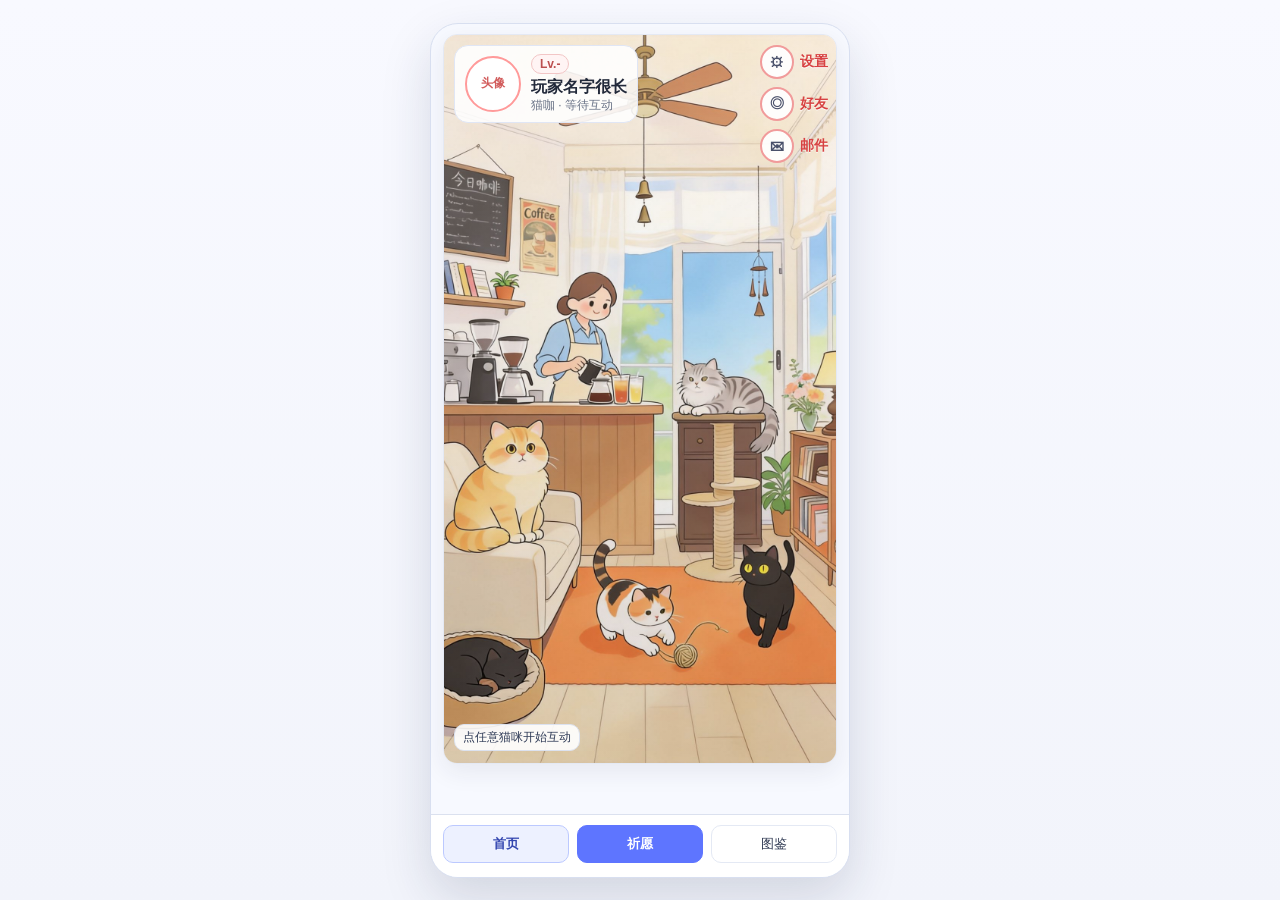
<file: index.html>
<!doctype html>
<html lang="zh-CN">
<head>
  <meta charset="UTF-8" />
  <meta name="viewport" content="width=device-width, initial-scale=1.0" />
  <title>单猫MVP · 竖屏交互Demo</title>
  <link rel="stylesheet" href="./styles.css" />
</head>
<body>
  <div class="page-wrap">
    <div class="phone" data-scene="cafe" id="phone">
      <main>
        <section class="view active" id="view-home">
          <article class="scene card" id="scene-stage">
            <div class="scene-layer" id="scene-layer"></div>
            <div class="cats-stage" id="cats-stage"></div>

            <section class="profile-card" id="profile-card">
              <div class="avatar-circle">头像</div>
              <div class="profile-meta">
                <div class="level-chip">Lv.<span id="level-value">-</span></div>
                <h1 id="cat-name">玩家名字很长</h1>
                <p id="scene-name">猫咖 · 等待互动</p>
              </div>
            </section>

            <section class="side-tools" id="side-tools">
              <button class="tool-entry" data-side-action="settings" title="设置">
                <span class="tool-circle">⚙</span><span class="tool-label">设置</span>
              </button>
              <button class="tool-entry" data-side-action="friends" title="好友">
                <span class="tool-circle">◎</span><span class="tool-label">好友</span>
              </button>
              <button class="tool-entry" data-side-action="mail" title="邮件">
                <span class="tool-circle">✉</span><span class="tool-label">邮件</span>
              </button>
            </section>

            <div class="status-bubble" id="cat-state">点任意猫咪开始互动</div>

            <article class="card actions-card hidden" id="interaction-panel">
              <section class="growth">
                <div class="row between">
                  <span>成长值 <strong id="growth-value">0</strong></span>
                  <span>心情 <strong id="mood-value">75</strong>/100</span>
                </div>
                <div class="bar"><div id="progress-fill"></div></div>
              </section>

              <div class="row actions">
                <button class="action-btn" data-action="pet">抚摸 +2</button>
                <button class="action-btn" data-action="feed">喂食 +3</button>
                <button class="action-btn" data-action="play">玩耍 +5</button>
              </div>
              <ul id="limits-list" class="limits"></ul>
              <div id="fortune-result" class="fortune hidden"></div>
            </article>
          </article>
        </section>

        <section class="view" id="view-album">
          <article class="card panel">
            <div class="row between">
              <h2>图鉴系统</h2>
              <span id="collection-count">共 0 张</span>
            </div>

            <div class="row album-tabs" id="album-tabs">
              <button class="album-tab active" data-album-tab="collection">卡片收藏</button>
              <button class="album-tab" data-album-tab="calendar">祈福日历</button>
              <button class="album-tab" data-album-tab="scenes">场景图鉴</button>
            </div>

            <section class="album-panel active" id="album-panel-collection">
              <div id="album-list" class="album-list empty">还没有卡片，先完成今日祈福。</div>
            </section>

            <section class="album-panel" id="album-panel-calendar">
              <div class="calendar-header row between">
                <button id="month-prev" class="mini-btn">上月</button>
                <strong id="calendar-title">2026-05</strong>
                <button id="month-next" class="mini-btn">下月</button>
              </div>
              <div class="calendar-week row">
                <span>日</span><span>一</span><span>二</span><span>三</span><span>四</span><span>五</span><span>六</span>
              </div>
              <div id="calendar-grid" class="calendar-grid"></div>
              <p class="calendar-tip">有祈福的日期会高亮，并显示主题标记（咖/庭）</p>
            </section>

            <section class="album-panel" id="album-panel-scenes">
              <div id="scene-album" class="scene-album"></div>
            </section>
          </article>
        </section>

        <section class="view" id="view-settings">
          <article class="card panel">
            <h2>设置</h2>
            <label class="field">
              <span>当前选中猫咪昵称</span>
              <input id="name-input" type="text" maxlength="12" placeholder="请先在首页选中猫咪" />
            </label>
            <label class="field">
              <span>场景主题</span>
              <select id="scene-select">
                <option value="cafe">猫咖主题</option>
                <option value="courtyard">庭院主题</option>
              </select>
            </label>
            <label class="switch">
              <input id="sound-toggle" type="checkbox" checked />
              <span>音效开关（占位）</span>
            </label>
            <section class="qa-tools">
              <h3>验收工具</h3>
              <p>用于快速回归，不影响正式逻辑</p>
              <div class="row qa-actions">
                <button class="mini-btn" id="reset-daily-btn" type="button">重置今日次数</button>
                <button class="mini-btn warn-btn" id="reset-all-btn" type="button">清空全部存档</button>
              </div>
            </section>
          </article>
        </section>

      </main>

      <nav class="bottom-nav" id="tabs">
        <button class="tab active" data-tab="home">首页</button>
        <button class="tab tab-bless" id="bless-btn">祈愿</button>
        <button class="tab" data-tab="album">图鉴</button>
      </nav>

      <section class="bless-overlay hidden" id="bless-overlay">
        <div class="bless-stage">
          <div class="bless-art" id="bless-art">
            <div class="bless-glow"></div>
            <div class="bless-cat" id="bless-cat">🐱</div>
            <div class="bless-scene-tag" id="bless-scene-tag">猫咖祈福</div>
          </div>
          <div class="bless-copy">
            <p class="bless-tag">今日祈福仪式</p>
            <h3 id="bless-stage-text">准备中...</h3>
            <p id="bless-stage-sub">请静心等待好运显现</p>
            <div class="bless-result hidden" id="bless-result-card"></div>
            <div class="row bless-actions hidden" id="bless-actions">
              <button class="mini-btn" id="bless-close">收下并返回</button>
              <button class="mini-btn primary-mini" id="bless-to-album">查看图鉴</button>
            </div>
          </div>
        </div>
      </section>
    </div>
  </div>
  <script src="./app.js"></script>
</body>
</html>
</file>
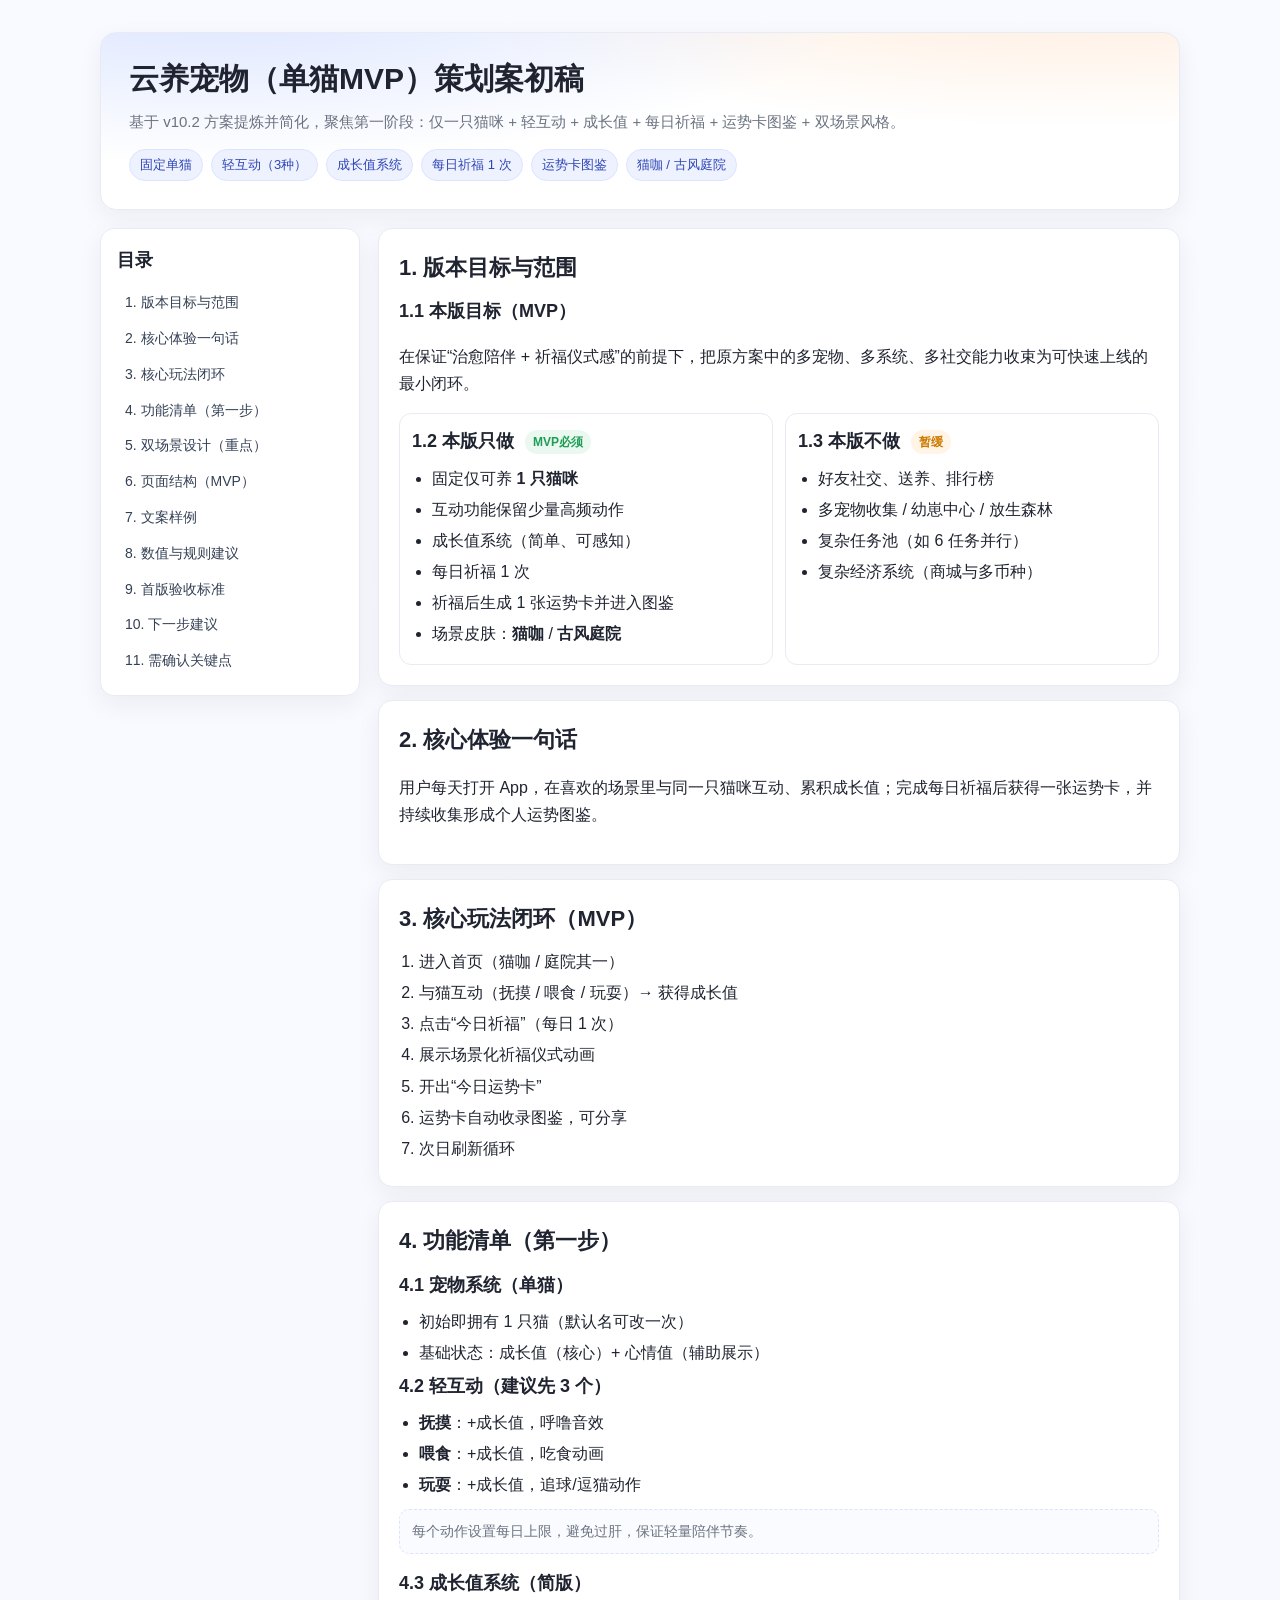
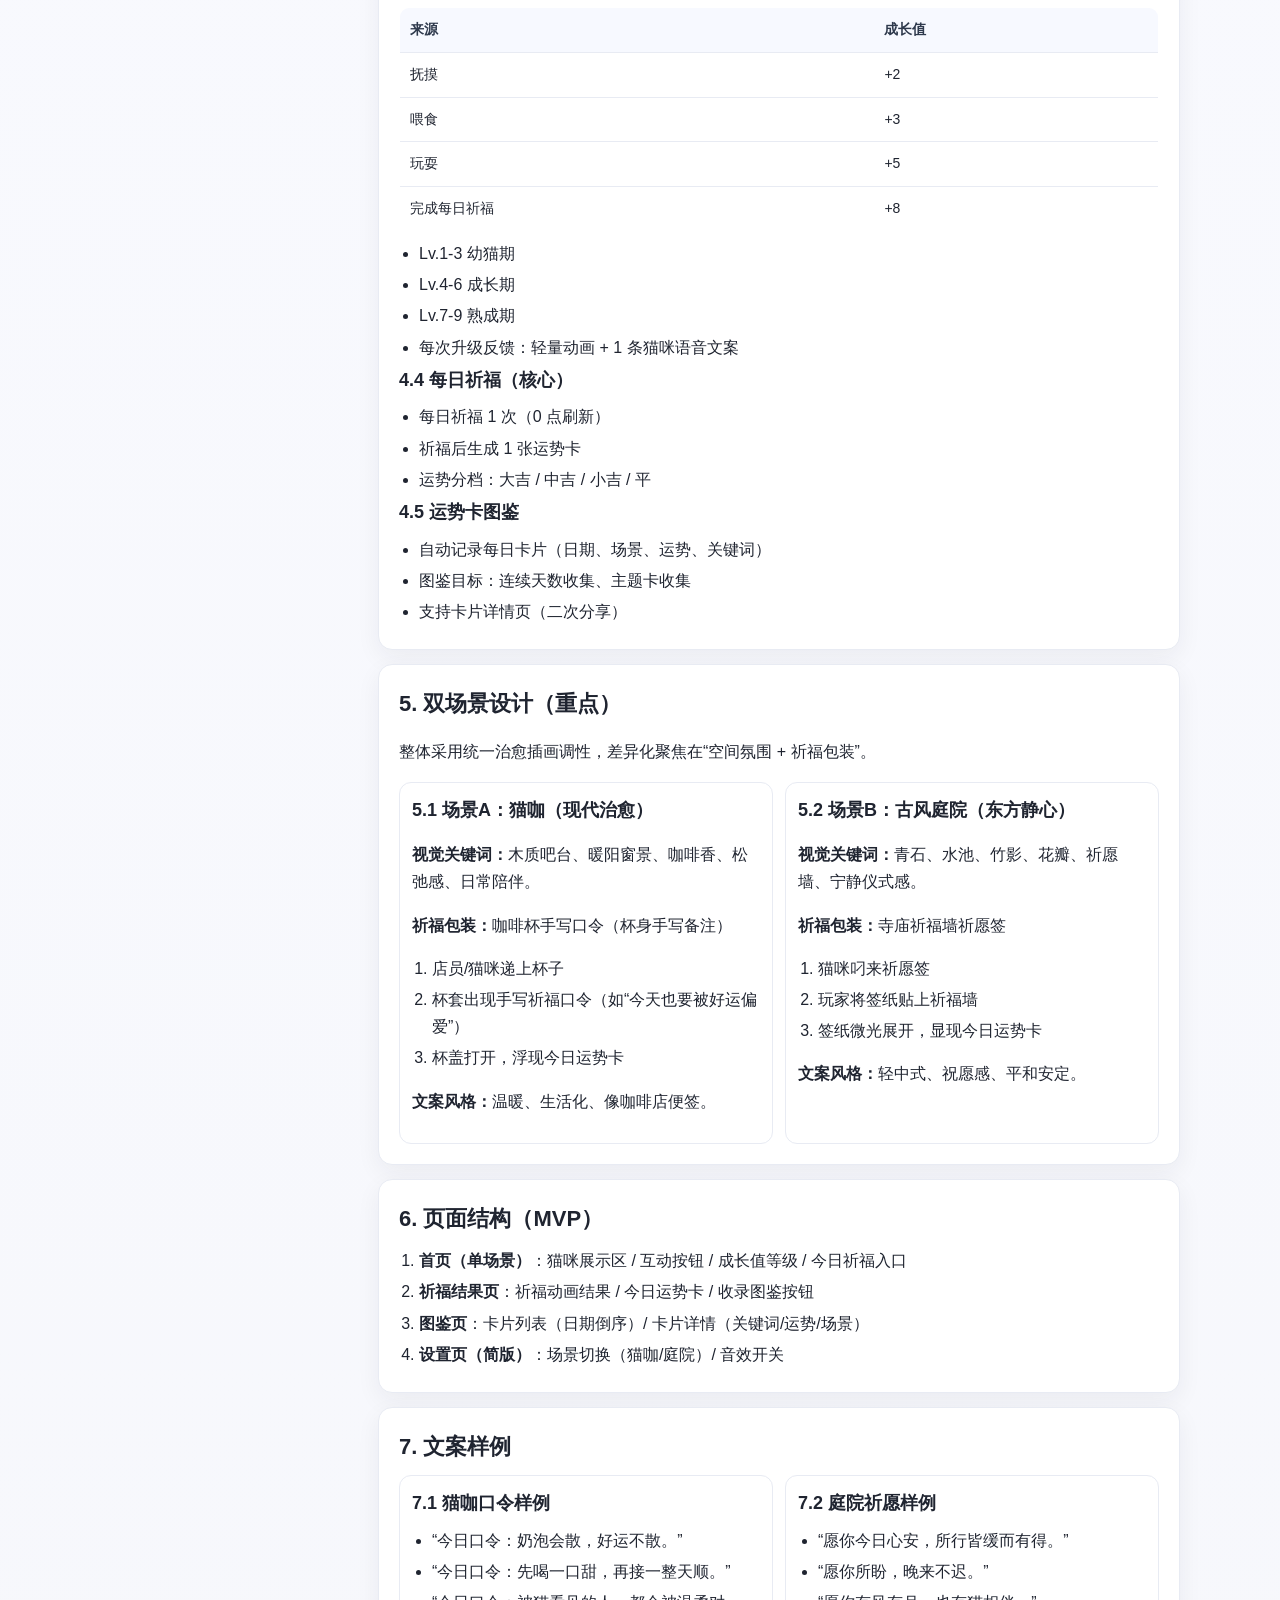
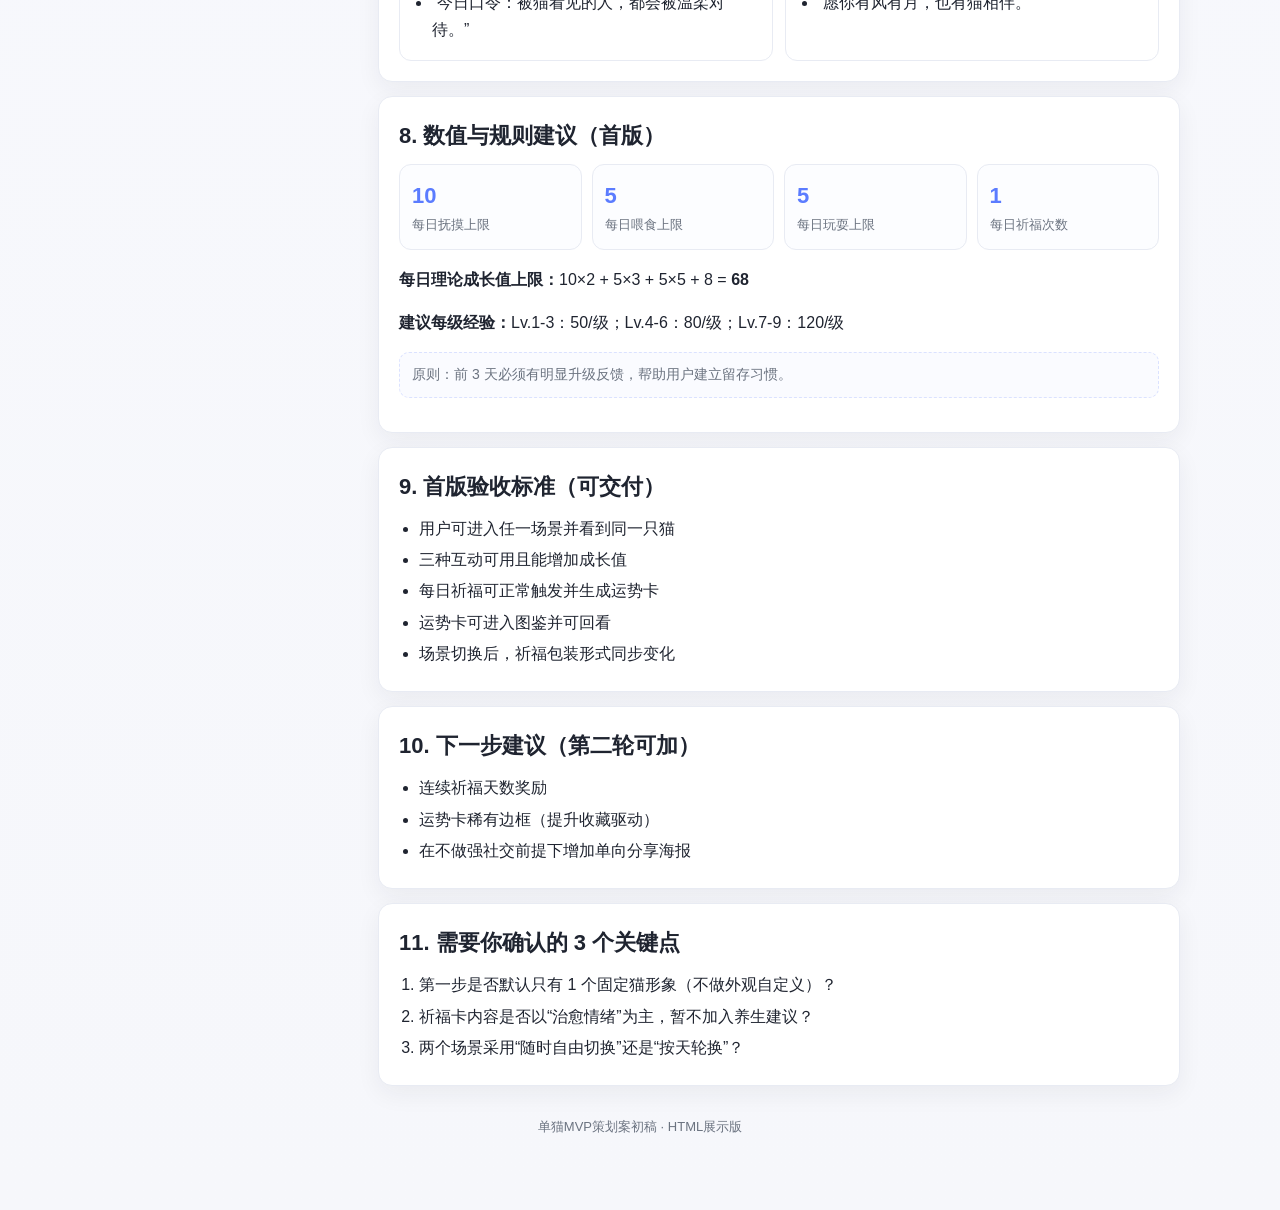
<file: single-cat-mvp-plan.html>
<!doctype html>
<html lang="zh-CN">
<head>
  <meta charset="UTF-8" />
  <meta name="viewport" content="width=device-width, initial-scale=1.0" />
  <title>云养宠物（单猫MVP）策划案初稿</title>
  <style>
    :root {
      --bg: #f6f7fb;
      --card: #ffffff;
      --text: #1f2430;
      --muted: #6b7380;
      --primary: #5b7cff;
      --primary-soft: #eef2ff;
      --border: #e8ebf3;
      --ok: #1f9d55;
      --warn: #cc7a00;
      --shadow: 0 8px 24px rgba(31, 36, 48, 0.06);
      --radius: 14px;
    }

    * { box-sizing: border-box; }

    body {
      margin: 0;
      font-family: "PingFang SC", "Microsoft YaHei", "Segoe UI", Arial, sans-serif;
      color: var(--text);
      background: linear-gradient(180deg, #f9faff 0%, var(--bg) 100%);
      line-height: 1.7;
    }

    .wrap {
      width: min(1080px, 92vw);
      margin: 32px auto 60px;
      display: grid;
      gap: 18px;
    }

    .hero {
      background: radial-gradient(1200px 300px at 10% -20%, #dce5ff 0%, transparent 55%),
                  radial-gradient(1200px 300px at 90% -40%, #ffe9d6 0%, transparent 55%),
                  var(--card);
      border: 1px solid var(--border);
      border-radius: calc(var(--radius) + 2px);
      box-shadow: var(--shadow);
      padding: 28px;
    }

    h1 { margin: 0 0 12px; font-size: 30px; line-height: 1.2; }
    h2 { margin: 0 0 10px; font-size: 22px; }
    h3 { margin: 0 0 8px; font-size: 18px; }

    .subtitle {
      margin: 0;
      color: var(--muted);
      font-size: 15px;
    }

    .chips {
      margin-top: 14px;
      display: flex;
      flex-wrap: wrap;
      gap: 8px;
    }

    .chip {
      background: var(--primary-soft);
      color: #2d45b5;
      border: 1px solid #dce4ff;
      border-radius: 999px;
      padding: 4px 10px;
      font-size: 13px;
      white-space: nowrap;
    }

    .grid {
      display: grid;
      grid-template-columns: 260px 1fr;
      gap: 18px;
      align-items: start;
    }

    .toc, .section {
      background: var(--card);
      border: 1px solid var(--border);
      border-radius: var(--radius);
      box-shadow: var(--shadow);
    }

    .toc {
      position: sticky;
      top: 18px;
      padding: 16px;
    }

    .toc h3 { margin-bottom: 10px; }

    .toc a {
      display: block;
      text-decoration: none;
      color: #344055;
      padding: 6px 8px;
      border-radius: 8px;
      font-size: 14px;
    }

    .toc a:hover { background: #f1f4fb; }

    .section { padding: 20px; }

    .section + .section { margin-top: 14px; }

    .kpi {
      display: grid;
      grid-template-columns: repeat(4, minmax(0, 1fr));
      gap: 10px;
      margin-top: 8px;
    }

    .kpi .item {
      border: 1px solid var(--border);
      border-radius: 12px;
      padding: 12px;
      background: #fcfdff;
    }

    .kpi .num { font-size: 22px; font-weight: 700; color: var(--primary); }
    .kpi .label { font-size: 13px; color: var(--muted); }

    ul, ol { margin: 8px 0 0; padding-left: 20px; }
    li { margin: 4px 0; }

    .two-col {
      display: grid;
      grid-template-columns: 1fr 1fr;
      gap: 12px;
    }

    .mini-card {
      border: 1px solid var(--border);
      border-radius: 12px;
      padding: 12px;
      background: #fff;
    }

    .tag-ok, .tag-warn {
      display: inline-block;
      font-size: 12px;
      padding: 2px 8px;
      border-radius: 999px;
      margin-left: 6px;
      vertical-align: middle;
    }

    .tag-ok { background: #eaf8f0; color: var(--ok); }
    .tag-warn { background: #fff4e5; color: var(--warn); }

    table {
      width: 100%;
      border-collapse: collapse;
      margin-top: 8px;
      border: 1px solid var(--border);
      overflow: hidden;
      border-radius: 10px;
    }

    th, td {
      text-align: left;
      padding: 10px;
      border-bottom: 1px solid var(--border);
      font-size: 14px;
    }

    th {
      background: #f7f9ff;
      color: #2f3a4d;
    }

    .note {
      margin-top: 10px;
      color: var(--muted);
      font-size: 14px;
      background: #fafbff;
      border: 1px dashed #dbe2ff;
      border-radius: 10px;
      padding: 10px 12px;
    }

    .footer {
      color: var(--muted);
      text-align: center;
      font-size: 13px;
      padding: 12px;
    }

    @media (max-width: 900px) {
      .grid { grid-template-columns: 1fr; }
      .toc { position: static; }
      .kpi { grid-template-columns: repeat(2, minmax(0, 1fr)); }
      .two-col { grid-template-columns: 1fr; }
    }
  </style>
</head>
<body>
  <div class="wrap">
    <header class="hero" id="top">
      <h1>云养宠物（单猫MVP）策划案初稿</h1>
      <p class="subtitle">基于 v10.2 方案提炼并简化，聚焦第一阶段：仅一只猫咪 + 轻互动 + 成长值 + 每日祈福 + 运势卡图鉴 + 双场景风格。</p>
      <div class="chips">
        <span class="chip">固定单猫</span>
        <span class="chip">轻互动（3种）</span>
        <span class="chip">成长值系统</span>
        <span class="chip">每日祈福 1 次</span>
        <span class="chip">运势卡图鉴</span>
        <span class="chip">猫咖 / 古风庭院</span>
      </div>
    </header>

    <div class="grid">
      <aside class="toc">
        <h3>目录</h3>
        <a href="#goal">1. 版本目标与范围</a>
        <a href="#core">2. 核心体验一句话</a>
        <a href="#loop">3. 核心玩法闭环</a>
        <a href="#features">4. 功能清单（第一步）</a>
        <a href="#scene">5. 双场景设计（重点）</a>
        <a href="#pages">6. 页面结构（MVP）</a>
        <a href="#copy">7. 文案样例</a>
        <a href="#rules">8. 数值与规则建议</a>
        <a href="#accept">9. 首版验收标准</a>
        <a href="#next">10. 下一步建议</a>
        <a href="#confirm">11. 需确认关键点</a>
      </aside>

      <main>
        <section class="section" id="goal">
          <h2>1. 版本目标与范围</h2>
          <h3>1.1 本版目标（MVP）</h3>
          <p>在保证“治愈陪伴 + 祈福仪式感”的前提下，把原方案中的多宠物、多系统、多社交能力收束为可快速上线的最小闭环。</p>

          <div class="two-col">
            <div class="mini-card">
              <h3>1.2 本版只做 <span class="tag-ok">MVP必须</span></h3>
              <ul>
                <li>固定仅可养 <strong>1 只猫咪</strong></li>
                <li>互动功能保留少量高频动作</li>
                <li>成长值系统（简单、可感知）</li>
                <li>每日祈福 1 次</li>
                <li>祈福后生成 1 张运势卡并进入图鉴</li>
                <li>场景皮肤：<strong>猫咖</strong> / <strong>古风庭院</strong></li>
              </ul>
            </div>
            <div class="mini-card">
              <h3>1.3 本版不做 <span class="tag-warn">暂缓</span></h3>
              <ul>
                <li>好友社交、送养、排行榜</li>
                <li>多宠物收集 / 幼崽中心 / 放生森林</li>
                <li>复杂任务池（如 6 任务并行）</li>
                <li>复杂经济系统（商城与多币种）</li>
              </ul>
            </div>
          </div>
        </section>

        <section class="section" id="core">
          <h2>2. 核心体验一句话</h2>
          <p>用户每天打开 App，在喜欢的场景里与同一只猫咪互动、累积成长值；完成每日祈福后获得一张运势卡，并持续收集形成个人运势图鉴。</p>
        </section>

        <section class="section" id="loop">
          <h2>3. 核心玩法闭环（MVP）</h2>
          <ol>
            <li>进入首页（猫咖 / 庭院其一）</li>
            <li>与猫互动（抚摸 / 喂食 / 玩耍）→ 获得成长值</li>
            <li>点击“今日祈福”（每日 1 次）</li>
            <li>展示场景化祈福仪式动画</li>
            <li>开出“今日运势卡”</li>
            <li>运势卡自动收录图鉴，可分享</li>
            <li>次日刷新循环</li>
          </ol>
        </section>

        <section class="section" id="features">
          <h2>4. 功能清单（第一步）</h2>
          <h3>4.1 宠物系统（单猫）</h3>
          <ul>
            <li>初始即拥有 1 只猫（默认名可改一次）</li>
            <li>基础状态：成长值（核心）+ 心情值（辅助展示）</li>
          </ul>

          <h3>4.2 轻互动（建议先 3 个）</h3>
          <ul>
            <li><strong>抚摸</strong>：+成长值，呼噜音效</li>
            <li><strong>喂食</strong>：+成长值，吃食动画</li>
            <li><strong>玩耍</strong>：+成长值，追球/逗猫动作</li>
          </ul>
          <p class="note">每个动作设置每日上限，避免过肝，保证轻量陪伴节奏。</p>

          <h3>4.3 成长值系统（简版）</h3>
          <table>
            <thead>
              <tr><th>来源</th><th>成长值</th></tr>
            </thead>
            <tbody>
              <tr><td>抚摸</td><td>+2</td></tr>
              <tr><td>喂食</td><td>+3</td></tr>
              <tr><td>玩耍</td><td>+5</td></tr>
              <tr><td>完成每日祈福</td><td>+8</td></tr>
            </tbody>
          </table>
          <ul>
            <li>Lv.1-3 幼猫期</li>
            <li>Lv.4-6 成长期</li>
            <li>Lv.7-9 熟成期</li>
            <li>每次升级反馈：轻量动画 + 1 条猫咪语音文案</li>
          </ul>

          <h3>4.4 每日祈福（核心）</h3>
          <ul>
            <li>每日祈福 1 次（0 点刷新）</li>
            <li>祈福后生成 1 张运势卡</li>
            <li>运势分档：大吉 / 中吉 / 小吉 / 平</li>
          </ul>

          <h3>4.5 运势卡图鉴</h3>
          <ul>
            <li>自动记录每日卡片（日期、场景、运势、关键词）</li>
            <li>图鉴目标：连续天数收集、主题卡收集</li>
            <li>支持卡片详情页（二次分享）</li>
          </ul>
        </section>

        <section class="section" id="scene">
          <h2>5. 双场景设计（重点）</h2>
          <p>整体采用统一治愈插画调性，差异化聚焦在“空间氛围 + 祈福包装”。</p>

          <div class="two-col">
            <div class="mini-card">
              <h3>5.1 场景A：猫咖（现代治愈）</h3>
              <p><strong>视觉关键词：</strong>木质吧台、暖阳窗景、咖啡香、松弛感、日常陪伴。</p>
              <p><strong>祈福包装：</strong>咖啡杯手写口令（杯身手写备注）</p>
              <ol>
                <li>店员/猫咪递上杯子</li>
                <li>杯套出现手写祈福口令（如“今天也要被好运偏爱”）</li>
                <li>杯盖打开，浮现今日运势卡</li>
              </ol>
              <p><strong>文案风格：</strong>温暖、生活化、像咖啡店便签。</p>
            </div>

            <div class="mini-card">
              <h3>5.2 场景B：古风庭院（东方静心）</h3>
              <p><strong>视觉关键词：</strong>青石、水池、竹影、花瓣、祈愿墙、宁静仪式感。</p>
              <p><strong>祈福包装：</strong>寺庙祈福墙祈愿签</p>
              <ol>
                <li>猫咪叼来祈愿签</li>
                <li>玩家将签纸贴上祈福墙</li>
                <li>签纸微光展开，显现今日运势卡</li>
              </ol>
              <p><strong>文案风格：</strong>轻中式、祝愿感、平和安定。</p>
            </div>
          </div>
        </section>

        <section class="section" id="pages">
          <h2>6. 页面结构（MVP）</h2>
          <ol>
            <li><strong>首页（单场景）</strong>：猫咪展示区 / 互动按钮 / 成长值等级 / 今日祈福入口</li>
            <li><strong>祈福结果页</strong>：祈福动画结果 / 今日运势卡 / 收录图鉴按钮</li>
            <li><strong>图鉴页</strong>：卡片列表（日期倒序）/ 卡片详情（关键词/运势/场景）</li>
            <li><strong>设置页（简版）</strong>：场景切换（猫咖/庭院）/ 音效开关</li>
          </ol>
        </section>

        <section class="section" id="copy">
          <h2>7. 文案样例</h2>
          <div class="two-col">
            <div class="mini-card">
              <h3>7.1 猫咖口令样例</h3>
              <ul>
                <li>“今日口令：奶泡会散，好运不散。”</li>
                <li>“今日口令：先喝一口甜，再接一整天顺。”</li>
                <li>“今日口令：被猫看见的人，都会被温柔对待。”</li>
              </ul>
            </div>
            <div class="mini-card">
              <h3>7.2 庭院祈愿样例</h3>
              <ul>
                <li>“愿你今日心安，所行皆缓而有得。”</li>
                <li>“愿你所盼，晚来不迟。”</li>
                <li>“愿你有风有月，也有猫相伴。”</li>
              </ul>
            </div>
          </div>
        </section>

        <section class="section" id="rules">
          <h2>8. 数值与规则建议（首版）</h2>
          <div class="kpi">
            <div class="item"><div class="num">10</div><div class="label">每日抚摸上限</div></div>
            <div class="item"><div class="num">5</div><div class="label">每日喂食上限</div></div>
            <div class="item"><div class="num">5</div><div class="label">每日玩耍上限</div></div>
            <div class="item"><div class="num">1</div><div class="label">每日祈福次数</div></div>
          </div>

          <p><strong>每日理论成长值上限：</strong>10×2 + 5×3 + 5×5 + 8 = <strong>68</strong></p>
          <p><strong>建议每级经验：</strong>Lv.1-3：50/级；Lv.4-6：80/级；Lv.7-9：120/级</p>
          <p class="note">原则：前 3 天必须有明显升级反馈，帮助用户建立留存习惯。</p>
        </section>

        <section class="section" id="accept">
          <h2>9. 首版验收标准（可交付）</h2>
          <ul>
            <li>用户可进入任一场景并看到同一只猫</li>
            <li>三种互动可用且能增加成长值</li>
            <li>每日祈福可正常触发并生成运势卡</li>
            <li>运势卡可进入图鉴并可回看</li>
            <li>场景切换后，祈福包装形式同步变化</li>
          </ul>
        </section>

        <section class="section" id="next">
          <h2>10. 下一步建议（第二轮可加）</h2>
          <ul>
            <li>连续祈福天数奖励</li>
            <li>运势卡稀有边框（提升收藏驱动）</li>
            <li>在不做强社交前提下增加单向分享海报</li>
          </ul>
        </section>

        <section class="section" id="confirm">
          <h2>11. 需要你确认的 3 个关键点</h2>
          <ol>
            <li>第一步是否默认只有 1 个固定猫形象（不做外观自定义）？</li>
            <li>祈福卡内容是否以“治愈情绪”为主，暂不加入养生建议？</li>
            <li>两个场景采用“随时自由切换”还是“按天轮换”？</li>
          </ol>
        </section>
      </main>
    </div>

    <div class="footer">单猫MVP策划案初稿 · HTML展示版</div>
  </div>
</body>
</html>
</file>
<file: styles.css>
:root {
  --bg: #f2f4fb;
  --card: #ffffff;
  --line: #e4e9f4;
  --text: #22293a;
  --muted: #6a7387;
  --primary: #5e75ff;
  --primary-soft: #edf1ff;
  --shadow: 0 8px 24px rgba(34, 41, 58, 0.08);
}

* { box-sizing: border-box; }

body {
  margin: 0;
  background: linear-gradient(180deg, #f8f9ff 0%, var(--bg) 100%);
  font-family: "PingFang SC", "Microsoft YaHei", sans-serif;
  color: var(--text);
}

.page-wrap {
  min-height: 100vh;
  display: grid;
  place-items: center;
  padding: 16px;
}

.phone {
  width: min(420px, 100%);
  height: min(860px, 95vh);
  border-radius: 28px;
  border: 1px solid #d8dff0;
  background: #f7f9ff;
  box-shadow: 0 20px 50px rgba(29, 38, 76, 0.15);
  overflow: hidden;
  display: grid;
  grid-template-rows: 1fr auto;
  position: relative;
}

h1 { margin: 0; font-size: 21px; }
h2 { margin: 0 0 10px; font-size: 18px; }
h3 { margin: 0; }

.card {
  background: var(--card);
  border: 1px solid var(--line);
  border-radius: 14px;
  box-shadow: var(--shadow);
}

.row {
  display: flex;
  gap: 8px;
}

.between { justify-content: space-between; }

main {
  overflow: hidden;
  padding: 10px 12px;
}

.view { display: none; }
.view.active { display: grid; gap: 10px; }

#view-home {
  grid-template-rows: minmax(0, 1fr);
}

.scene {
  position: relative;
  min-height: 620px;
  height: calc(100vh - 170px);
  max-height: 760px;
  overflow: hidden;
}

.scene-layer {
  position: absolute;
  inset: 0;
}

.phone[data-scene="cafe"] .scene-layer {
  background-image:
    linear-gradient(180deg, rgba(255, 250, 241, 0.20) 0%, rgba(0, 0, 0, 0.12) 100%),
    url("./img_v3_0211q_e6a8df8b-9db0-4b1e-84ed-72b1f174ba5g.jpg");
  background-size: cover;
  background-position: center;
  background-repeat: no-repeat;
}

.phone[data-scene="courtyard"] .scene-layer {
  background-image:
    linear-gradient(180deg, rgba(241, 255, 246, 0.18) 0%, rgba(0, 0, 0, 0.14) 100%),
    url("./img_v3_0211q_8fec7d7d-7a2e-44a5-b392-85899cdb5a6g.jpg");
  background-size: cover;
  background-position: center;
  background-repeat: no-repeat;
}


.cats-stage {
  position: absolute;
  inset: 0;
  z-index: 2;
}

.cat-unit {
  position: absolute;
  width: 56px;
  height: 56px;
  border: none;
  background: rgba(255, 255, 255, 0.18);
  border-radius: 14px;
  transform: translate(-50%, -50%);
  font-size: 38px;
  line-height: 1;
  display: grid;
  place-items: center;
  cursor: pointer;
  transition: transform 0.2s ease, box-shadow 0.2s ease, background 0.2s ease;
}

.cat-unit:hover {
  transform: translate(-50%, -52%) scale(1.05);
  background: rgba(255, 255, 255, 0.3);
}

.cat-unit.active {
  box-shadow: 0 0 0 2px #fff, 0 0 0 4px rgba(94, 117, 255, 0.55);
  background: rgba(255, 255, 255, 0.38);
}

.profile-card {
  position: absolute;
  left: 10px;
  top: 10px;
  z-index: 4;
  display: flex;
  gap: 10px;
  align-items: center;
  background: rgba(255, 255, 255, 0.88);
  border: 1px solid #e0e6f5;
  border-radius: 14px;
  padding: 8px 10px;
  max-width: 72%;
}

.avatar-circle {
  width: 56px;
  height: 56px;
  border-radius: 50%;
  border: 2px solid #ff9a9a;
  background: #fff;
  display: grid;
  place-items: center;
  font-size: 12px;
  color: #d25d5d;
  font-weight: 700;
  flex-shrink: 0;
}

.profile-meta {
  min-width: 0;
}

.level-chip {
  display: inline-block;
  padding: 2px 8px;
  border-radius: 999px;
  border: 1px solid #f2c6c6;
  background: #fff4f4;
  color: #bb4e4e;
  font-size: 12px;
  font-weight: 700;
  margin-bottom: 4px;
}

#cat-name {
  font-size: 16px;
  font-weight: 800;
  line-height: 1.1;
  white-space: nowrap;
  overflow: hidden;
  text-overflow: ellipsis;
}

#scene-name {
  margin: 2px 0 0;
  color: var(--muted);
  font-size: 12px;
  white-space: nowrap;
  overflow: hidden;
  text-overflow: ellipsis;
}

.side-tools {
  position: absolute;
  right: 8px;
  top: 10px;
  z-index: 4;
  display: grid;
  gap: 8px;
}

.tool-entry {
  border: none;
  background: transparent;
  display: grid;
  grid-template-columns: 34px auto;
  align-items: center;
  gap: 6px;
  cursor: pointer;
  padding: 0;
}

.tool-circle {
  width: 34px;
  height: 34px;
  border-radius: 50%;
  border: 2px solid #f19b9b;
  background: rgba(255, 255, 255, 0.92);
  color: #49506a;
  display: grid;
  place-items: center;
  font-size: 14px;
  font-weight: 700;
}

.tool-label {
  color: #d74242;
  font-weight: 800;
  text-shadow: 0 1px 0 rgba(255, 255, 255, 0.8);
  font-size: 14px;
}

.status-bubble {
  position: absolute;
  left: 10px;
  bottom: 12px;
  z-index: 4;
  font-size: 12px;
  color: #2e3a56;
  background: rgba(255, 255, 255, 0.9);
  border: 1px solid #dce2ef;
  border-radius: 10px;
  padding: 4px 8px;
}

.actions-card {
  position: absolute;
  left: 10px;
  right: 10px;
  bottom: 40px;
  z-index: 5;
  padding: 10px;
  background: rgba(255, 255, 255, 0.94);
}

.growth {
  margin-bottom: 8px;
  font-size: 13px;
}

.bar {
  margin-top: 8px;
  height: 8px;
  border-radius: 999px;
  background: #edf1fb;
  overflow: hidden;
}

#progress-fill {
  height: 100%;
  width: 0%;
  background: linear-gradient(90deg, #6680ff 0%, #8aa2ff 100%);
}

.actions {
  display: grid;
  grid-template-columns: repeat(3, minmax(0, 1fr));
}

.action-btn, .tab, .album-tab, .mini-btn {
  border: 1px solid var(--line);
  border-radius: 10px;
  padding: 9px 6px;
  background: #fff;
  color: #2f3952;
  font-size: 13px;
  cursor: pointer;
}

.action-btn:disabled, .tab:disabled {
  opacity: 0.55;
  cursor: not-allowed;
}

.limits {
  margin: 8px 0 0;
  padding-left: 18px;
  color: var(--muted);
  font-size: 12px;
}

.fortune {
  margin-top: 8px;
  font-size: 13px;
  border: 1px dashed #c9d1ea;
  border-radius: 10px;
  padding: 8px;
  background: #f9fbff;
}

.panel { padding: 10px; }

.album-tabs {
  display: grid;
  grid-template-columns: repeat(3, minmax(0, 1fr));
  margin-bottom: 8px;
}

.tab.active, .album-tab.active {
  border-color: #bcc9ff;
  background: var(--primary-soft);
  color: #3346b0;
  font-weight: 700;
}

.tab-bless {
  background: var(--primary);
  border-color: var(--primary);
  color: #fff;
  font-weight: 700;
}

.tab-bless:disabled {
  background: #b7c1f8;
  border-color: #b7c1f8;
  color: #eef1ff;
}

.album-panel { display: none; }
.album-panel.active { display: block; }

.album-list {
  display: grid;
  gap: 8px;
  max-height: 280px;
  overflow: auto;
}

.album-list.empty {
  color: var(--muted);
  font-size: 13px;
  display: block;
}

.card-item {
  border: 1px solid var(--line);
  border-radius: 10px;
  padding: 8px;
  background: #fcfdff;
  font-size: 13px;
}

.calendar-header { margin-bottom: 8px; align-items: center; }

.calendar-week {
  display: grid;
  grid-template-columns: repeat(7, minmax(0, 1fr));
  text-align: center;
  color: var(--muted);
  font-size: 12px;
  margin-bottom: 6px;
}

.calendar-grid {
  display: grid;
  grid-template-columns: repeat(7, minmax(0, 1fr));
  gap: 4px;
}

.day-cell {
  min-height: 44px;
  border: 1px solid var(--line);
  border-radius: 10px;
  background: #fff;
  text-align: center;
  padding-top: 4px;
  font-size: 12px;
  color: #34415d;
}

.day-cell.empty {
  border-style: dashed;
  background: #f7f9ff;
}

.day-cell.blessed {
  background: #eef2ff;
  border-color: #b9c8ff;
}

.day-mark {
  margin: 3px auto 0;
  width: 18px;
  height: 18px;
  border-radius: 50%;
  display: grid;
  place-items: center;
  font-size: 10px;
  color: #fff;
}

.day-mark.cafe { background: #f3a34d; }
.day-mark.courtyard { background: #4eb77d; }

.calendar-tip {
  margin: 8px 2px 0;
  color: var(--muted);
  font-size: 12px;
}

.scene-album {
  display: grid;
  gap: 8px;
}

.scene-item {
  border: 1px solid var(--line);
  border-radius: 12px;
  padding: 10px;
  background: #fcfdff;
  font-size: 13px;
}

.scene-item.locked {
  opacity: 0.55;
  filter: grayscale(0.2);
}

.field {
  display: grid;
  gap: 6px;
  margin-bottom: 10px;
  font-size: 14px;
}

input[type="text"], select {
  border: 1px solid var(--line);
  border-radius: 10px;
  padding: 9px 10px;
  font-size: 14px;
}

.switch {
  display: flex;
  align-items: center;
  gap: 8px;
  font-size: 14px;
}

.qa-tools {
  margin-top: 10px;
  border: 1px dashed #c9d1ea;
  border-radius: 12px;
  padding: 10px;
  background: #f9fbff;
}

.qa-tools h3 {
  margin: 0;
  font-size: 14px;
}

.qa-tools p {
  margin: 4px 0 10px;
  color: var(--muted);
  font-size: 12px;
}

.qa-actions {
  display: grid;
  grid-template-columns: repeat(2, minmax(0, 1fr));
}

.warn-btn {
  border-color: #f1c8c8;
  color: #be4d4d;
  background: #fff5f5;
}

.bottom-nav {

  display: grid;
  grid-template-columns: repeat(3, minmax(0, 1fr));
  gap: 8px;
  padding: 10px 12px 14px;
  border-top: 1px solid #dbe1ef;
  background: #fff;
}

.hidden { display: none; }
.bless-overlay.hidden,
.bless-result.hidden,
.bless-actions.hidden {
  display: none;
}

.bless-overlay {
  position: absolute;
  inset: 0;
  background: rgba(12, 16, 32, 0.9);
  z-index: 20;
  display: block;
}

.bless-stage {
  width: 100%;
  height: 100%;
  display: grid;
  grid-template-rows: 1fr auto;
}

.bless-art {
  position: relative;
  overflow: hidden;
  background: linear-gradient(180deg, #fff7eb 0%, #f6e6c9 46%, #edd3a3 100%);
  border-bottom: 1px solid rgba(255, 255, 255, 0.2);
}

.phone[data-scene="courtyard"] .bless-art {
  background: linear-gradient(180deg, #eef9f2 0%, #d9f0e3 48%, #c4e1d3 100%);
}

.bless-glow {
  position: absolute;
  width: 74%;
  height: 74%;
  left: 13%;
  top: 12%;
  border-radius: 50%;
  background: radial-gradient(circle, rgba(255,255,255,0.95) 0%, rgba(255,255,255,0.38) 52%, transparent 72%);
  animation: pulse 2.2s ease-in-out infinite;
}

.bless-cat {
  position: absolute;
  left: 50%;
  top: 48%;
  transform: translate(-50%, -50%);
  font-size: 88px;
}

.bless-scene-tag {
  position: absolute;
  left: 12px;
  top: 12px;
  border: 1px solid rgba(255,255,255,0.9);
  background: rgba(255,255,255,0.86);
  padding: 5px 10px;
  border-radius: 999px;
  font-size: 12px;
  color: #36425c;
}

.bless-copy {
  padding: 12px 14px 16px;
  background: #fff;
}

.bless-tag {
  margin: 0 0 6px;
  color: #5a69a7;
  font-size: 12px;
  text-align: center;
}

#bless-stage-text {
  margin: 2px 0 6px;
  font-size: 22px;
  text-align: center;
}

#bless-stage-sub {
  margin: 0;
  color: var(--muted);
  font-size: 14px;
  text-align: center;
}

.bless-result {
  margin-top: 10px;
  border: 1px dashed #c9d1ea;
  border-radius: 12px;
  background: #fafbff;
  padding: 12px;
  text-align: left;
  font-size: 13px;
}

.bless-actions {
  margin-top: 12px;
  display: grid;
  grid-template-columns: repeat(2, minmax(0, 1fr));
}

.primary-mini {
  background: var(--primary);
  border-color: var(--primary);
  color: #fff;
}

@keyframes pulse {
  0% { transform: scale(0.96); opacity: 0.7; }
  50% { transform: scale(1.04); opacity: 1; }
  100% { transform: scale(0.96); opacity: 0.7; }
}
</file>
